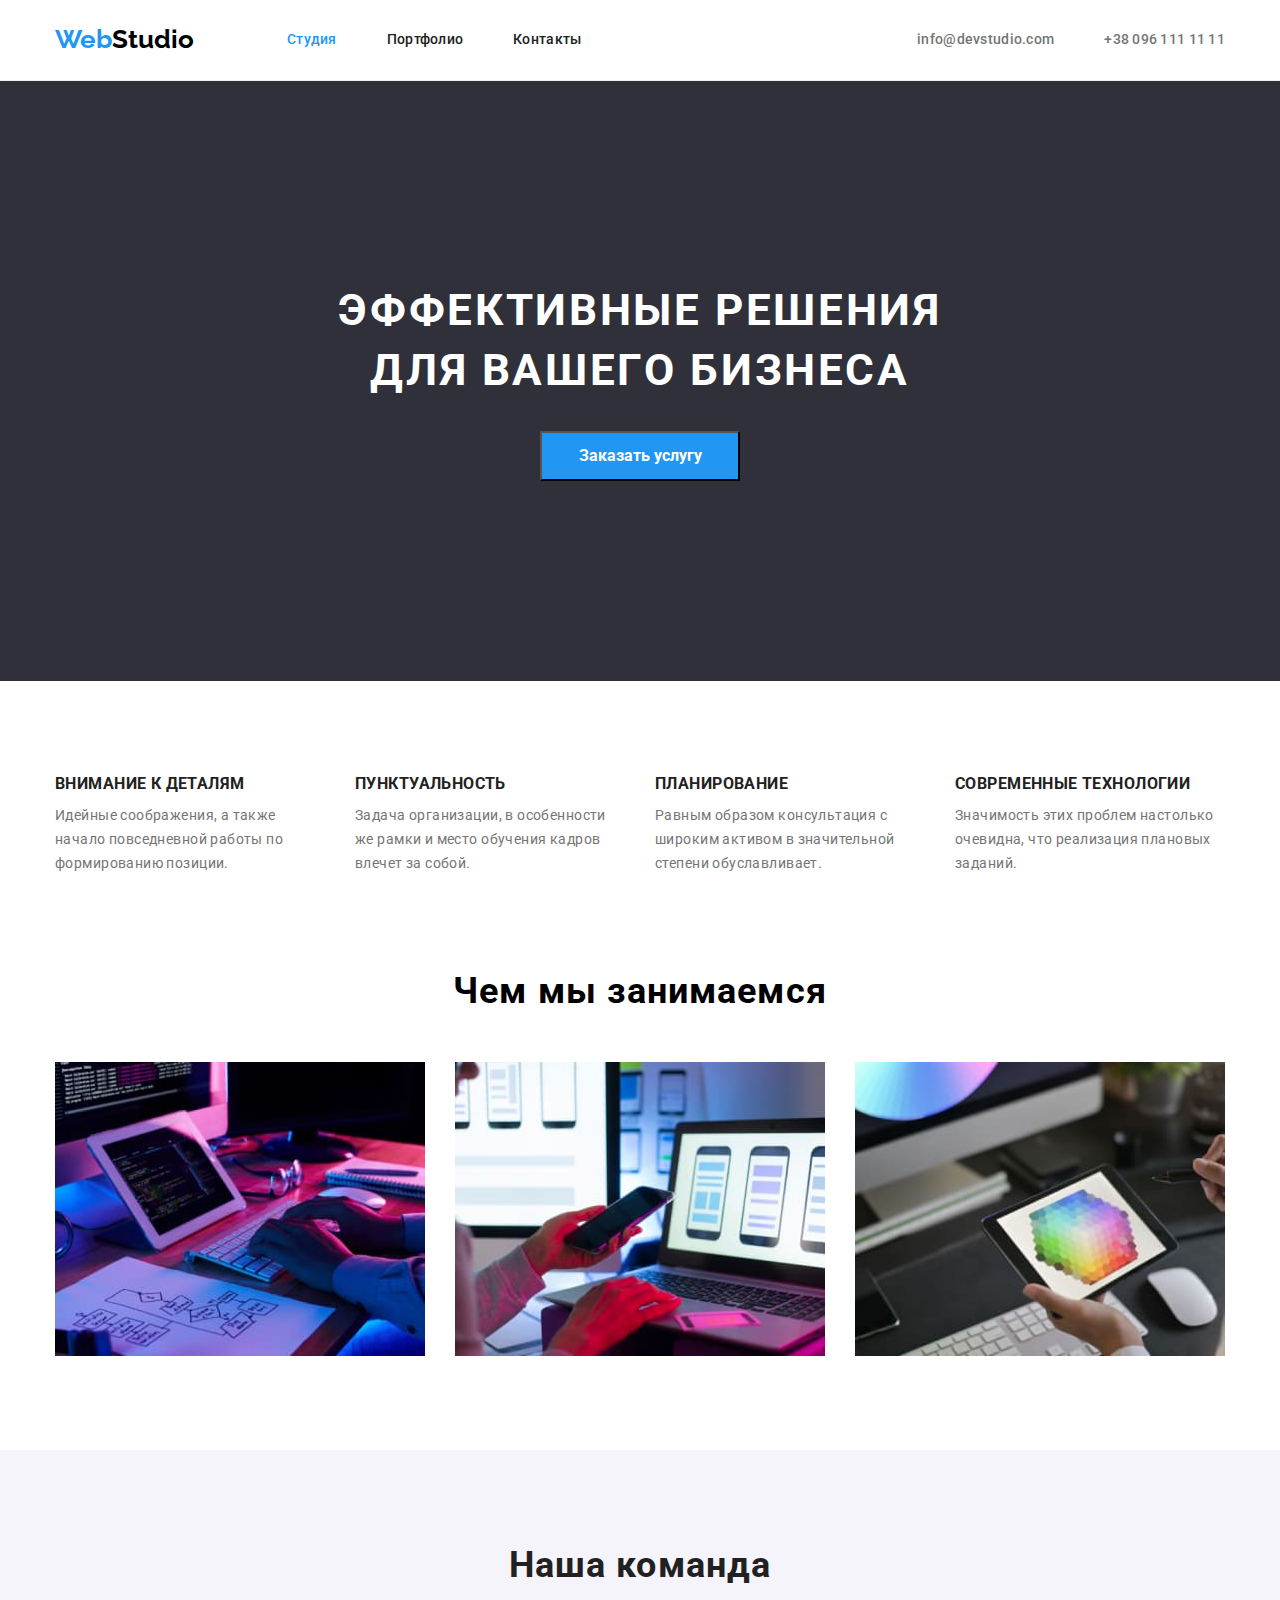
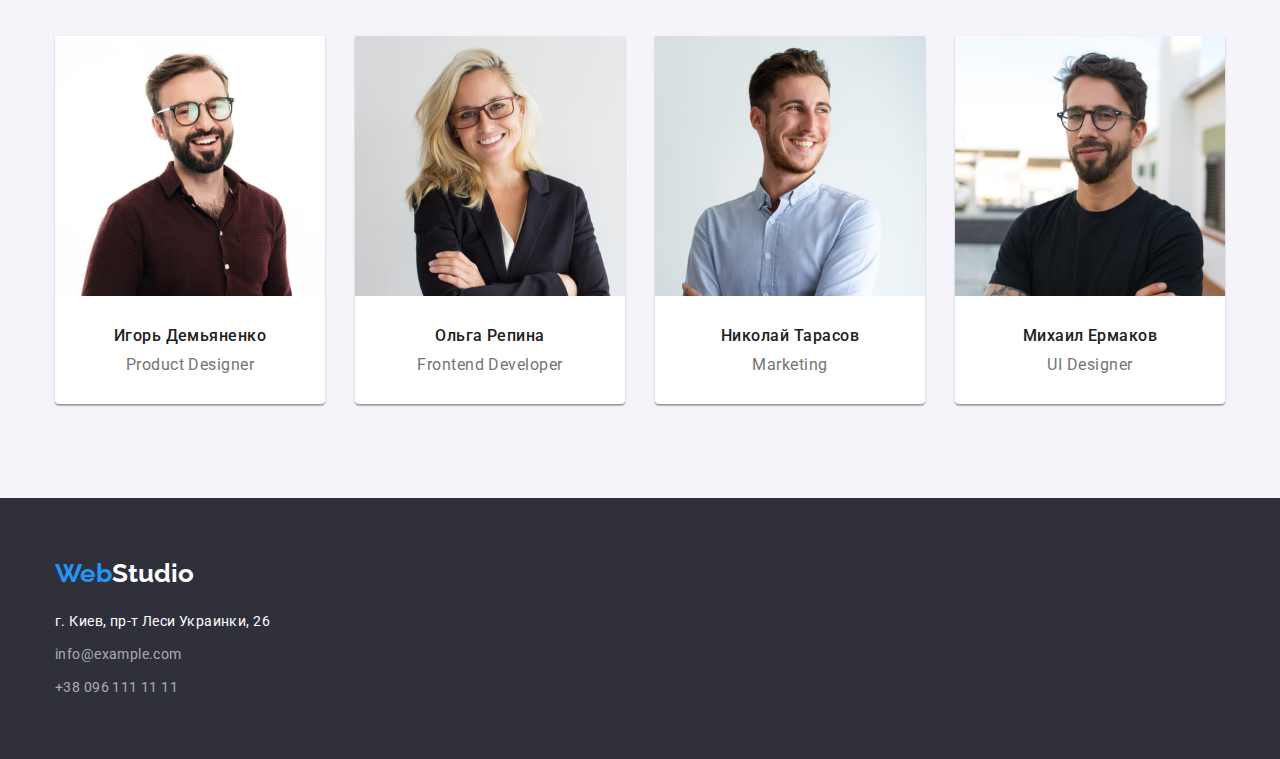
<file: index.html>
<!DOCTYPE html>
<html lang="ru">
<head>
    <meta charset="UTF-8">
    <meta http-equiv="X-UA-Compatible" content="IE=edge">
    <meta name="viewport" content="width=device-width, initial-scale=1.0">
    <title>Portfolio</title>
    <link rel="stylesheet" href="https://cdnjs.cloudflare.com/ajax/libs/modern-normalize/1.0.0/modern-normalize.min.css" />
    <link rel="stylesheet" href="./css/styles.css" />
    <link rel="preconnect" href="https://fonts.googleapis.com">
    <link rel="preconnect" href="https://fonts.gstatic.com" crossorigin>
    <link href="https://fonts.googleapis.com/css2?family=Raleway:wght@700&family=Roboto:wght@400;500;700;900&display=swap"
    rel="stylesheet">
</head>
<body class="body">
    <!-- Навигационная панель -->
    <header class="header">
        <div class="container header-container">
            <nav class="navigation">
                <a href="index.html" class="logo-header">
                    <span class="logo-header-half1">Web</span><span class="logo-header-half2">Studio</span>
                </a>
                <ul class="nav-list">
                    <li class="nav-list-item">
                        <a href="index.html" class="nav-item"><span class="nav-focus-studio">Студия</span></a>
                    </li>
                    <li class="nav-list-item">
                        <a href="portfolio.html" class="nav-item">Портфолио</a>
                    </li>
                    <li class="nav-list-item">
                        <a href="" class="nav-item">Контакты</a>
                    </li>    
                </ul>
            </nav>
            <ul class="header-address">
                <li class="header-addr-list-item">
                    <a href="mailto:info@devstudio.com" class="header-address-item">info@devstudio.com</a>
                </li>
                <li class="header-addr-list-item">
                    <a href="tel:+380961111111" class="header-address-item">+38 096 111 11 11</a>
                </li>
            </ul>
        </div>
    </header>
    <main>
        <!-- HERO -->
        <section class="studio-hero">
            <div class="container studio-hero-container">
                <h1 class="hero-title">Эффективные решения для вашего бизнеса</h1>
                <button type="button" class="modal-button"><span class="modal-button-text">Заказать услугу</span></button>
            </div>
        </section>
        <!-- ABOUT -->
        <section class="about-section-1">
            <div class="container about-container">
                <ul class="about-list">
                    <li class="about-list-item">
                        <h3>ВНИМАНИЕ К ДЕТАЛЯМ</h3>
                        <p class="about-list-item-desc">Идейные соображения, а также начало повседневной работы по формированию позиции.</p>
                    </li>
                    <li class="about-list-item">
                        <h3>ПУНКТУАЛЬНОСТЬ</h3>
                        <p class="about-list-item-desc">Задача организации, в особенности же рамки и место обучения кадров влечет за собой.</p>
                    </li>
                    <li class="about-list-item">
                        <h3>ПЛАНИРОВАНИЕ</h3>
                        <p class="about-list-item-desc">Равным образом консультация с широким активом в значительной степени обуславливает.</p>
                    </li>
                    <li class="about-list-item">
                        <h3>СОВРЕМЕННЫЕ ТЕХНОЛОГИИ</h3>
                        <p class="about-list-item-desc">Значимость этих проблем настолько очевидна, что реализация плановых заданий.</p>
                    </li>
                </ul>
            </div>
        </section>
        <section class="about-section-2">
            <div class="container about-container">
                <h2 class="about-title">Чем мы занимаемся</h2>
                <ul class="about-img-list">
                    <li class="about-img-list-item">
                        <img src="./images/about/img.jpg" 
                        alt="Программист пишет код" 
                        width="370" 
                        height="294"
                        />
                    </li>
                    <li class="about-img-list-item">
                        <img src="./images/about/img-1.jpg" 
                        alt="Сотрудник работает с телефоном" 
                        width="370" 
                        height="294" 
                        />
                    </li>
                    <li class="about-img-list-item">
                        <img src="./images/about/img-2.jpg" 
                        alt="Сотрудник работает с цветовой гаммой" 
                        width="370"
                        height="294" 
                        />
                    </li>
                </ul>
            </div>
        </section>
        <!-- OUR TEAM -->
        <section class="our-team">
            <div class="container our-team-container">
                <h2 class="our-team-title">Наша команда</h2>
                <ul class="our-team-img-list">
                    <li class="our-team-img-list-item">
                        <img src="./images/our-team/worker1.jpg" 
                        alt="Игорь Демьяненко"
                        width="270"
                        height="260"
                        />
                        <div class="team-img-list-desc">
                            <h3 class="our-team-img-list-item-text">Игорь Демьяненко</h3>
                            <p lang="en" class="our-team-img-list-item-desc">Product Designer</p>
                        </div>
                    </li>
                    <li class="our-team-img-list-item">
                        <img src="./images/our-team/worker2.jpg"
                        alt="Ольга Репина" 
                        width="270"
                        height="260"
                        />
                        <div class="team-img-list-desc">
                            <h3 class="our-team-img-list-item-text">Ольга Репина</h3>
                            <p lang="en" class="our-team-img-list-item-desc">Frontend Developer</p>
                        </div>
                    </li>
                    <li class="our-team-img-list-item">
                        <img src="./images/our-team/worker3.jpg" 
                        alt="Николай Тарасов" 
                        width="270"
                        height="260"
                        />
                        <div class="team-img-list-desc">
                            <h3 class="our-team-img-list-item-text">Николай Тарасов</h3>
                            <p lang="en" class="our-team-img-list-item-desc">Marketing</p>
                        </div>
                    </li>
                    <li class="our-team-img-list-item">
                        <img src="./images/our-team/worker4.jpg" 
                        alt="Михаил Ермаков" 
                        width="270"
                        height="260"
                        />
                        <div class="team-img-list-desc">
                            <h3 class="our-team-img-list-item-text">Михаил Ермаков</h3>
                            <p lang="en" class="our-team-img-list-item-desc">UI Designer</p>
                        </div>
                    </li>
                </ul>
            </div>
        </section>
    </main>
    <footer class="footer">
        <div class="container footer-container">
            <a href="" class="logo-footer">
                <span class="logo-footer-half1">Web</span><span class="logo-footer-half2">Studio</span>
            </a>
            <address class="footer-address">
                <ul class="footer-list">
                    <li class="footer-list-item">
                        <a 
                        href="https://goo.gl/maps/MEoNGuuaQragfdpd9" 
                        target="_blank" 
                        rel="noopener noreferrer" 
                        class="footer-address-item1">
                            г. Киев, пр-т Леси Украинки, 26
                        </a>
                    </li>
                    <li class="footer-list-item">
                        <a href="mailto:info@example.com" class="footer-address-item2">info@example.com</a>
                    </li>
                    <li class="footer-list-item">
                        <a href="tel:+380961111111" class="footer-address-item3">+38 096 111 11 11</a>
                    </li>
                </ul>
            </address>
        </div>
    </footer>

</body>
</html>
</file>
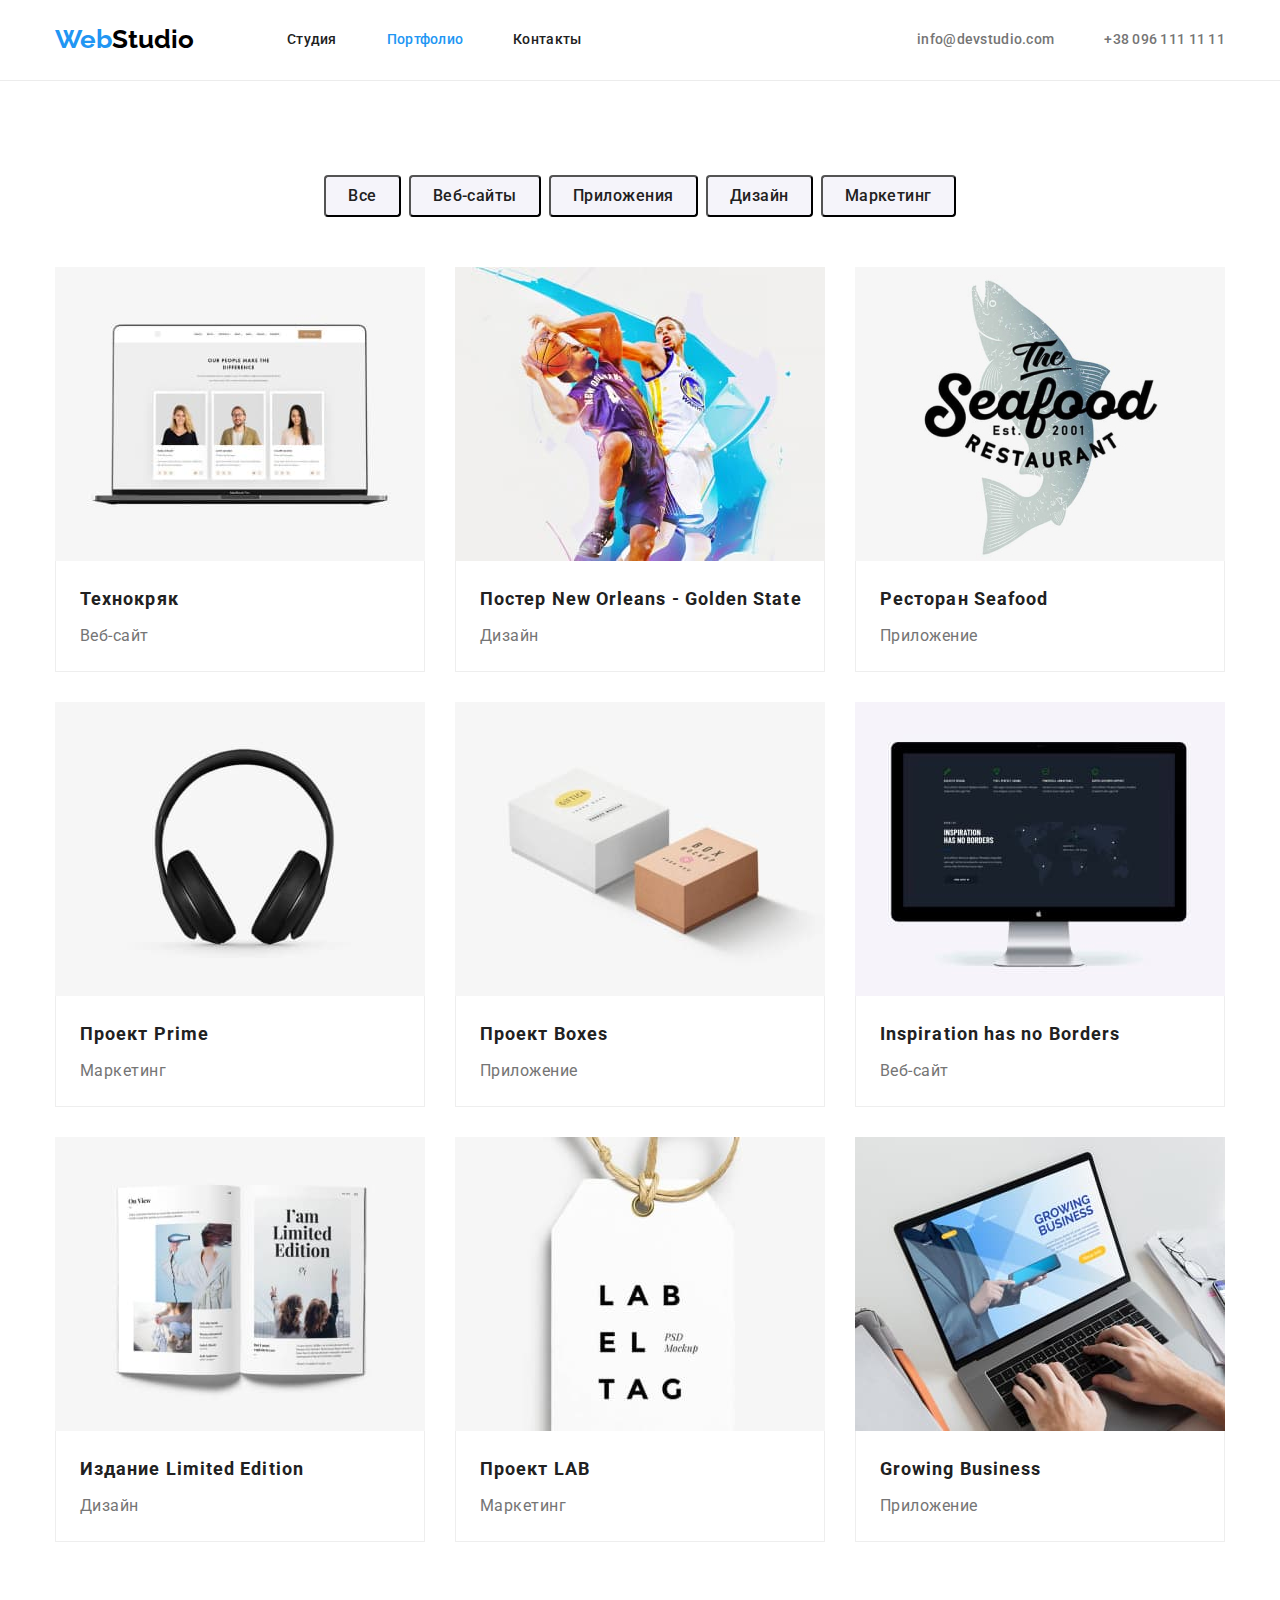
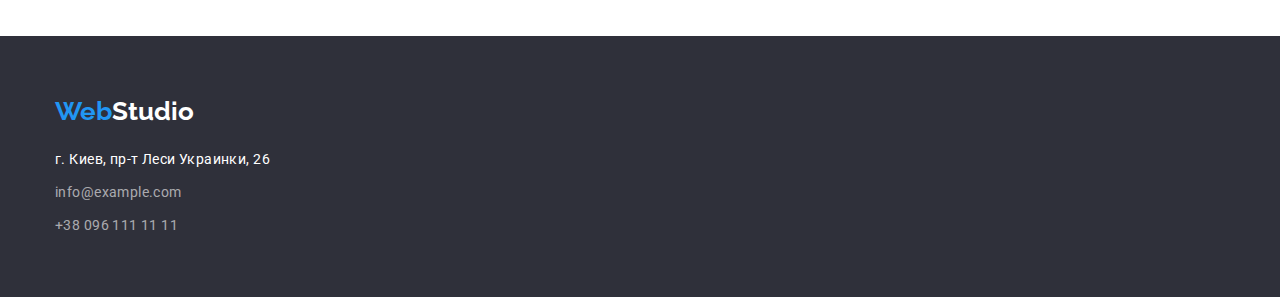
<file: portfolio.html>
<!DOCTYPE html>
<html lang="en">

<head>
    <meta charset="UTF-8">
    <meta http-equiv="X-UA-Compatible" content="IE=edge">
    <meta name="viewport" content="width=device-width, initial-scale=1.0">
    <title>Portfolio</title>
    <link rel="stylesheet" href="https://cdnjs.cloudflare.com/ajax/libs/modern-normalize/1.0.0/modern-normalize.min.css" />
    <link rel="stylesheet" href="./css/styles.css" />
    <link rel="preconnect" href="https://fonts.googleapis.com">
    <link rel="preconnect" href="https://fonts.gstatic.com" crossorigin>
    <link href="https://fonts.googleapis.com/css2?family=Raleway:wght@700&family=Roboto:wght@400;500;700;900&display=swap"
        rel="stylesheet">
</head>

<body class="body">
    <!-- Навигационная панель -->
    <header class="header">
        <div class="container header-container">
            <nav class="navigation">
                <a href="index.html" class="logo-header">
                    <span class="logo-header-half1">Web</span><span class="logo-header-half2">Studio</span>
                </a>
                <ul class="nav-list">
                    <li class="nav-list-item">
                        <a href="index.html" class="nav-item">Студия</a>
                    </li>
                    <li class="nav-list-item">
                        <a href="portfolio.html" class="nav-item"><span class="nav-focus-portfolio">Портфолио</span></a>
                    </li>
                    <li class="nav-list-item">
                        <a href="" class="nav-item">Контакты</a>
                    </li>
                </ul>
            </nav>
            <ul class="header-address">
                <li class="header-addr-list-item">
                    <a href="mailto:info@devstudio.com" class="header-address-item">info@devstudio.com</a>
                </li>
                <li class="header-addr-list-item">
                    <a href="tel:+380961111111" class="header-address-item">+38 096 111 11 11</a>
                </li>
            </ul>
        </div>
    </header>
    <main>
        <!-- HERO -->
        <section class="portfolio-hero"> 
            <div class="container portfolio-hero-container">   
                <ul class="button-list">
                    <li class="button-list-li">
                        <button type="button" class="button-list-item">
                            Все
                        </button>
                    </li>
                    <li class="button-list-li">
                        <button type="button" class="button-list-item">
                            Веб-сайты
                        </button>
                    </li>
                    <li class="button-list-li">
                        <button type="button" class="button-list-item">
                            Приложения
                        </button>
                    </li>
                    <li class="button-list-li">
                        <button type="button" class="button-list-item">
                            Дизайн
                        </button>
                    </li>
                    <li class="button-list-li">
                        <button type="button" class="button-list-item">
                            Маркетинг
                        </button>
                    </li>
                </ul>
                
                <ul class="hero-img-list">
                    <li class="portfolio-example">
                        <a href="" class="link">
                            <img src="./images/portfolio/poster1.jpg" alt="Технокряк" width="370" height="294" />
                            <div class="hero-img-list-desc">
                                <h3 class="hero-img-list-item">Технокряк</h3>
                                <p class="hero-img-list-item-desc">Веб-сайт</p>
                            </div>
                        </a>
                    </li>
                    <li class="portfolio-example">
                        <a href="" class="link">
                            <img src="./images/portfolio/poster2.jpg" alt="Постер New Orleans - Golden State" width="370"
                                height="294" />
                            <div class="hero-img-list-desc">
                                <h3 lang="en" class="hero-img-list-item">Постер New Orleans - Golden State</h3>
                                <p class="hero-img-list-item-desc">Дизайн</p>
                            </div>
                        </a>    
                    </li>
                    <li class="portfolio-example">
                        <a href="" class="link">
                            <img src="./images/portfolio/poster3.jpg" alt="Ресторан Seafood" width="370" height="294" />
                            <div class="hero-img-list-desc">
                                <h3 lang="en" class="hero-img-list-item">Ресторан Seafood</h3>
                                <p class="hero-img-list-item-desc">Приложение</p>
                            </div>
                        </a>
                    </li>
                    <li class="portfolio-example">
                        <a href="" class="link">
                            <img src="./images/portfolio/poster4.jpg" alt="Проект Prime" width="370" height="294" />
                            <div class="hero-img-list-desc">
                                <h3 lang="en" class="hero-img-list-item">Проект Prime</h3>
                                <p class="hero-img-list-item-desc">Маркетинг</p>
                            </div>
                        </a>
                    </li>
                    <li class="portfolio-example">
                        <a href="" class="link">
                            <img src="./images/portfolio/poster5.jpg" alt="Проект Boxes" width="370" height="294" />
                            <div class="hero-img-list-desc">
                                <h3 lang="en" class="hero-img-list-item">Проект Boxes</h3>
                                <p class="hero-img-list-item-desc">Приложение</p>
                            </div>
                        </a>
                    </li>
                    <li class="portfolio-example">
                        <a href="" class="link">
                            <img src="./images/portfolio/poster6.jpg" alt="Inspiration has no Borders" width="370"
                                height="294" />
                            <div class="hero-img-list-desc">
                                <h3 lang="en" class="hero-img-list-item">Inspiration has no Borders</h3>
                                <p class="hero-img-list-item-desc">Веб-сайт</p>
                            </div>
                        </a>
                    </li>
                    <li class="portfolio-example-bottom">
                        <a href="" class="link">
                            <img src="./images/portfolio/poster7.jpg" alt="Издание Limited Edition" width="370" height="294" />
                            <div class="hero-img-list-desc">
                                <h3 lang="en" class="hero-img-list-item">Издание Limited Edition</h3>
                                <p class="hero-img-list-item-desc">Дизайн</p>
                            </div>
                        </a>
                    </li>
                    <li class="portfolio-example-bottom">
                        <a href="" class="link">
                            <img src="./images/portfolio/poster8.jpg" alt="Проект LAB" width="370" height="294" />
                            <div class="hero-img-list-desc">
                                <h3 lang="en" class="hero-img-list-item">Проект LAB</h3>
                                <p class="hero-img-list-item-desc">Маркетинг</p>
                            </div>
                        </a>
                    </li>
                    <li class="portfolio-example-bottom">
                        <a href="" class="link">
                            <img src="./images/portfolio/poster9.jpg" alt="Growing Business" width="370" height="294" />
                            <div class="hero-img-list-desc">
                                <h3 lang="en" class="hero-img-list-item">Growing Business</h3>
                                <p class="hero-img-list-item-desc">Приложение</p>
                            </div>
                        </a>
                    </li>
                </ul>
            </div>
        </section>
    </main>
    <footer class="footer">
        <div class="container footer-container">
            <a href="" class="logo-footer">
                <span class="logo-footer-half1">Web</span><span class="logo-footer-half2">Studio</span>
            </a>
            <address class="footer-address">
                <ul class="footer-list">
                    <li class="footer-list-item">
                        <a href="https://goo.gl/maps/MEoNGuuaQragfdpd9" target="_blank" rel="noopener noreferrer"
                            class="footer-address-item1">
                            г. Киев, пр-т Леси Украинки, 26
                        </a>
                    </li>
                    <li class="footer-list-item">
                        <a href="mailto:info@example.com" class="footer-address-item2">info@example.com</a>
                    </li>
                    <li class="footer-list-item">
                        <a href="tel:+380961111111" class="footer-address-item3">+38 096 111 11 11</a>
                    </li>
                </ul>
            </address>
        </div>
    </footer>
</body>

</html>
</file>
<file: css/styles.css>
:root {
    --primary-font-family: 'Roboto', sans-serif;
    --secondary-font-family: 'Raleway', sans-serif;
    --primary-text-color-theme-dark: #000000;
    --secondary-text-color-theme-dark: #212121;
    --primary-text-color-theme-light: #757575;
    --secondary-text-color-theme-light: #303030;
    --background-color-theme: #2F303A;
    --background-color-theme-light: #F5F4FA;
    --accent-color: #2196F3;
    --modal-button-hov-foc-color: #188CE8;
    --primary-title-color-theme-light: #FFFFFF;
    --footer-address-color: 255, 255, 255;
}

h1,
h2,
h3,
h4,
h5,
h6,
p {
    margin-top: 0;
    margin-bottom: 0;
}

ul,
ol {
    margin-top: 0;
    margin-bottom: 0;
    padding-left: 0;
}

img {
    display: block;
}

.container {
    width: 1200px;
    padding-left: 15px;
    padding-right: 15px;
    margin-left: auto;
    margin-right: auto;
}

.link {
    text-decoration: none;
}

.body {
    font-family: var(--primary-font-family);
}

/* HEADER */
.header{
    border-bottom: 1px solid #ECECEC;
}

.header-container{
    display: flex;
    justify-content: space-between;
    align-items: center;
}

.navigation{
    display: flex;
    align-items: center;
}

.logo-header {
    font-family: var(--secondary-font-family);
    font-weight: 700;
    font-size: 26px;
    line-height: 1.2;
    text-decoration: none;
    margin-right: 93px;
}

.logo-header-half1 {
    color: var(--accent-color);
}

.logo-header-half2 {
    color: var(--primary-text-color-theme-dark);
}

.nav-list {
    font-weight: 500;
    font-size: 14px;
    line-height: 1.14;
    letter-spacing: 0.02em;
    list-style: none;
    display: flex;
    align-items: center;
}

.nav-list-item{
    margin-right: 50px;
}

.nav-list-item:last-child{
    margin-right: 0px;
}

.nav-item {
    text-decoration: none;
    color: var(--secondary-text-color-theme-dark);
    padding-top: 32px;
    padding-bottom: 32px;
    display: block;
}

.nav-item:hover,
.nav-item:focus {
    color: var(--accent-color);
}

.header-address {
    font-weight: 500;
    font-size: 14px;
    line-height: 1.14;
    letter-spacing: 0.02em;
    list-style: none;
    display: flex;
    align-items: center;
    margin-left: auto;
}

.header-addr-list-item{
    margin-right: 50px;
}

.header-addr-list-item:last-child{
    margin-right: 0px;
}

.header-address-item {
    text-decoration: none;
    color: var(--primary-text-color-theme-light);
}

.header-address-item:hover,
.header-address-item:focus {
    color: var(--accent-color);
}

/* HERO */
.studio-hero{
    background-color: var(--background-color-theme);
    text-align: center;
    padding-top: 200px;
    padding-bottom: 200px;
}

.hero-title {
    color: var(--primary-title-color-theme-light);
    font-style: normal;
    font-size: 44px;
    line-height: 1.36;
    text-align: center;
    letter-spacing: 0.06em;
    text-transform: uppercase;
    max-width: 696px;
    margin-left: auto;
    margin-right: auto;
    margin-bottom: 30px;
}

.modal-button {
    width: 200px;
    height: 50px;
    left: 700px;
    top: 430px;
    background-color: var(--accent-color);
    cursor: pointer;
}

.modal-button-text {
    color: var(--primary-title-color-theme-light);
    font-style: normal;
    font-weight: 700;
    font-size: 16px;
    line-height: 1.875;
}

.modal-button:hover,
.modal-button:focus {
    background-color: var(--modal-button-hov-foc-color);
}

/* ABOUT */
.about-section-1{
    padding-top: 94px;
    padding-bottom: 94px;
}

.about-section-2{
    padding-top: 0px;
    padding-bottom: 94px;
}

.about-list {
    list-style: none;
    display: flex;
}

.about-list-item {
    max-width: 270px;
    font-weight: 700;
    font-size: 14px;
    line-height: 1.14;
    letter-spacing: 0.03em;
    color: var(--secondary-text-color-theme-dark);
    margin-right: 30px;
}

.about-list-item:last-child{
    margin-right: 0px;
}

.about-list-item-desc {
    font-weight: 400;
    font-size: 14px;
    line-height: 1.72;
    letter-spacing: 0.03em;
    margin-top: 10px;
    color: var(--primary-text-color-theme-light);
}

.about-title {
    font-weight: 700;
    font-size: 36px;
    line-height: 1.17;
    text-align: center;
    letter-spacing: 0.03em;
    margin-bottom: 50px;
}

.about-img-list {
    list-style: none;
    display: flex;
}

.about-img-list-item{
    margin-right: 30px;
}

.about-img-list-item:last-child{
    margin-right: 0px;
}

/* OUR TEAM */
.our-team-container{

}

.our-team {
    padding-top: 94px;
    padding-bottom: 94px;
    background-color: var(--background-color-theme-light);
}

.our-team-title {
    font-weight: 700;
    font-size: 36px;
    line-height: 1.17;
    text-align: center;
    letter-spacing: 0.03em;
    color: var(--secondary-text-color-theme-dark);
    margin-bottom: 50px;
}

.our-team-img-list {
    list-style: none;
    display: flex;
}

.our-team-img-list-item{
    margin-right: 30px;
    background-color: var(--primary-title-color-theme-light);
    box-shadow: 0px 1px 3px rgb(0 0 0 / 12%), 0px 1px 1px rgb(0 0 0 / 14%), 0px 2px 1px rgb(0 0 0 / 20%);
    border-radius: 0px 0px 4px 4px;
}

.our-team-img-list-item:last-child{
    margin-right: 0px;
}

.team-img-list-desc{
    padding-top: 30px;
    padding-bottom: 30px;
}

.our-team-img-list-item-text {
    font-weight: 500;
    font-size: 16px;
    line-height: 1.19;
    letter-spacing: 0.03em;
    color: var(--secondary-text-color-theme-dark);
    text-align: center;
    margin-bottom: 10px;
}

.our-team-img-list-item-desc {
    font-weight: 400;
    font-size: 16px;
    line-height: 1.19;
    letter-spacing: 0.03em;
    color: var(--primary-text-color-theme-light);
    text-align: center;
}

/* FOOTER */
.footer {
    padding-top: 60px;
    padding-bottom: 60px;
    background: var(--background-color-theme);
}

.footer-container{

}

.logo-footer {
    font-family: 'Raleway';
    font-weight: 700;
    font-size: 26px;
    line-height: 1.2;
    text-decoration: none;
}

.logo-footer-half1 {
    color: var(--accent-color);
}

.logo-footer-half2 {
    color: var(--primary-title-color-theme-light);
}

.footer-address{
    margin-top: 20px;
}

.footer-list {
    list-style: none;
}

.footer-list-item {
    font-weight: 400;
    font-size: 14px;
    line-height: 1.72;
    letter-spacing: 0.03em;
    margin-bottom: 9px;
}

.footer-list-item:last-child{
    margin-bottom: 0px;
}

.footer-address-item1 {
    font-style: normal;
    font-weight: 400;
    font-size: 14px;
    line-height: 1.72;
    letter-spacing: 0.03em;
    text-decoration: none;
    color: var(--primary-title-color-theme-light);
}

.footer-address-item2 {
    font-style: normal;
    font-weight: 400;
    font-size: 14px;
    line-height: 1.72;
    letter-spacing: 0.03em;
    color: rgba(var(--footer-address-color), 0.6);
    text-decoration: none;
}

.footer-address-item3 {
    font-style: normal;
    font-weight: 400;
    font-size: 14px;
    line-height: 1.72;
    letter-spacing: 0.03em;
    color: rgba(var(--footer-address-color), 0.6);
    text-decoration: none;
}

.footer-address-item1:hover,
.footer-address-item1:focus {
    color: var(--accent-color);
}

.footer-address-item2:hover,
.footer-address-item2:focus {
    color: var(--primary-title-color-theme-light);
}

.footer-address-item3:hover,
.footer-address-item3:focus {
    color: var(--primary-title-color-theme-light);
}

.portfolio-hero{
    padding-top: 94px;
    padding-bottom: 94px;
}

.hero-container{
    align-items: center;
    justify-content: center;
}

.button-list {
    list-style: none;
    display: flex;
    margin-bottom: 50px;
    justify-content: center;
}

.button-list-li{
    margin-right: 8px;
}

.button-list-li:last-child{
    margin-right: 0px;
}

.button-list-item {
    background-color: var(--background-color-theme-light);
    font-weight: 500;
    font-size: 16px;
    line-height: 1.63;
    text-align: center;
    letter-spacing: 0.03em;
    color: var(--secondary-text-color-theme-dark);
    padding: 6px 22px;
    border-radius: 4px;
    cursor: pointer;
}

.button-list-item:hover,
.button-list-item:focus {
    background-color: var(--accent-color);
    color: var(--primary-title-color-theme-light);
}

.hero-img-list {
    list-style: none;
    display: flex;
    flex-wrap: wrap;
    justify-content: space-between;
}

.portfolio-example{
    width: 370px;
    background: var(--primary-title-color-theme-light);
    margin-bottom: 30px;
}

.portfolio-example-bottom{
    width: 370px;
    background: var(--primary-title-color-theme-light);
}

.hero-img-list-desc{
    border-bottom: 1px solid #EEEEEE;
    border-left: 1px solid #EEEEEE;
    border-right: 1px solid #EEEEEE;
    padding: 20px 0px 20px 24px;
}

.hero-img-list-item {
    font-weight: 700;
    font-size: 18px;
    line-height: 2;
    letter-spacing: 0.06em;
    color: var(--secondary-text-color-theme-dark);
    margin-bottom: 4px;
}

.hero-img-list-item-desc {
    font-weight: 400;
    font-size: 16px;
    line-height: 1.875;
    letter-spacing: 0.03em;
    color: var(--primary-text-color-theme-light);
}

.nav-focus-studio {
    color: var(--accent-color);
}

.nav-focus-portfolio {
    color: var(--accent-color);
}
</file>
